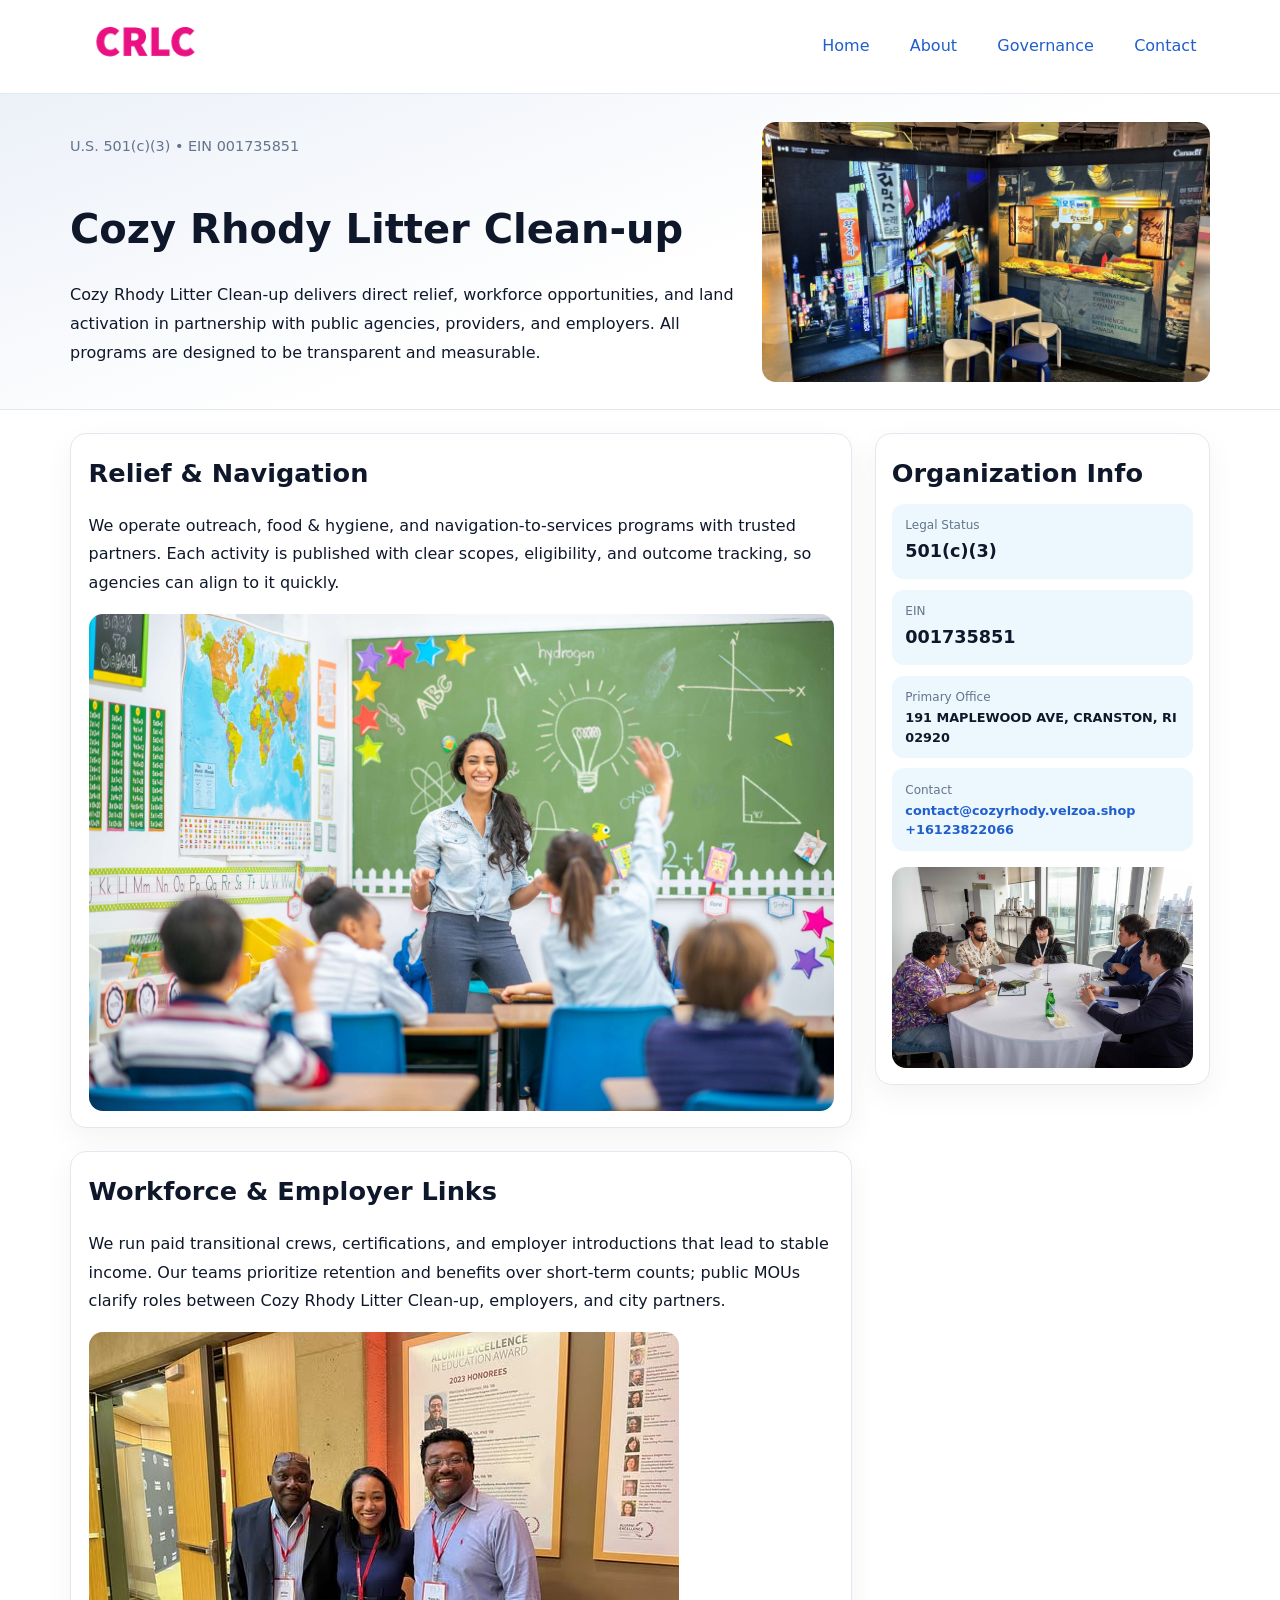
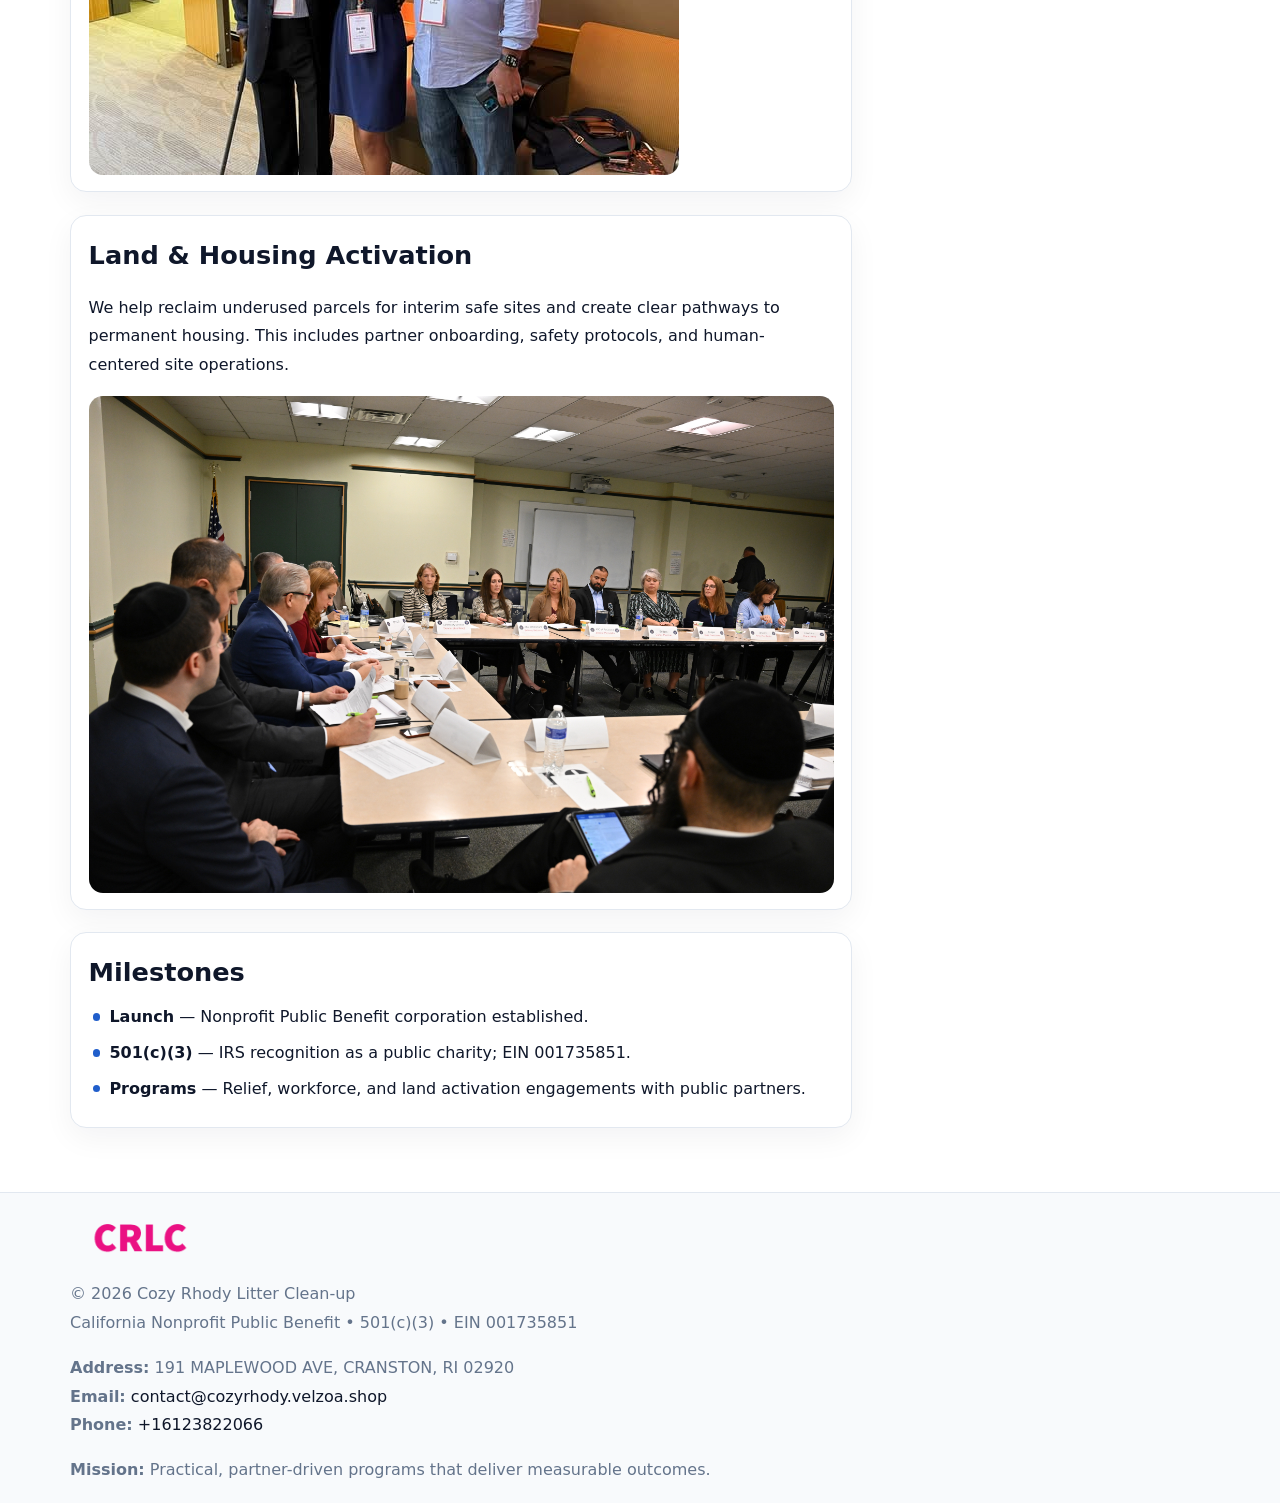
<file: index.html>
<!doctype html><html lang="en"><head>
<meta charset="utf-8">
<meta name="viewport" content="width=device-width,initial-scale=1">
<title>Cozy Rhody Litter Clean-up – Nonprofit • 2025</title>
<link rel="stylesheet" href="assets/styles.css">
<link rel="icon" href="images/logo.png">
<meta name="data-ein" content="001735851">
<meta name="data-name" content="Cozy Rhody Litter Clean-up">
<meta name="data-email" content="contact@cozyrhody.velzoa.shop">
<meta name="data-phone" content="+16123822066">
<meta name="data-address" content="191 MAPLEWOOD AVE, CRANSTON, RI 02920">
<meta name="data-map" content="191+MAPLEWOOD+AVE,+CRANSTON,+RI+02920">
  <meta name="description" content="Dedicated to community services, education, and direct relief, Cozy Rhody Litter Clean-up collaborates with neighbors and partners to deliver practical help and long-term impact.">
<meta name="facebook-domain-verification" content="mdhy4sn5uyv5soe8669nwj6eikh2ri" />
</head><body>
<div style="position:absolute;left:-9999px;top:-9999px;opacity:0" data-uniq="{{UNIQUE_BLOB}}">
  <span>Dedicated to community services, education, and direct relief, Cozy Rhody Litter Clean-up collaborates with neighbors and partners to deliver practical help and long-term impact.</span><svg width="12" height="12" viewBox="0 0 12 12" xmlns="http://www.w3.org/2000/svg"><circle cx="6" cy="6" r="5" fill="#b45309"/></svg><img src="images/relief.jpg" width="1" height="1" alt="" loading="lazy"/>
</div>

<header>
  <div class="topnav">
    <a href="index.html"><img src="images/logo.png" alt="Cozy Rhody Litter Clean-up" style="width:150px"></a>
    <nav>
      <a class="active" href="index.html">Home</a>
      <a href="about.html">About</a>
      <a href="governance.html">Governance</a>
      <a href="contact.html">Contact</a>
    </nav>
  </div>
</header>

<section class="c829a48ad44">
  <div class="hero-wrap">
    <div>
      <p class="subtle">U.S. 501(c)(3) • EIN 001735851</p>
      <h1>Cozy Rhody Litter Clean-up</h1>
      <p class="cd97a0d5fb0">Cozy Rhody Litter Clean-up delivers direct relief, workforce opportunities, and land activation in partnership with public agencies, providers, and employers. All programs are designed to be transparent and measurable.</p>
    </div>
    <img src="images/hero.jpg" alt="Program photo">
  </div>
</section>

<div class="page">
  <main>
    <section class="section panel">
      <h2>Relief & Navigation</h2>
      <p>We operate outreach, food & hygiene, and navigation-to-services programs with trusted partners. Each activity is published with clear scopes, eligibility, and outcome tracking, so agencies can align to it quickly.</p>
      <img src="images/relief.jpg" alt="" style="margin-top:1rem">
    </section>

    <section class="section panel">
      <h2>Workforce & Employer Links</h2>
      <p>We run paid transitional crews, certifications, and employer introductions that lead to stable income. Our teams prioritize retention and benefits over short-term counts; public MOUs clarify roles between Cozy Rhody Litter Clean-up, employers, and city partners.</p>
      <img src="images/jobs.jpg" alt="" style="margin-top:1rem">
    </section>

    <section class="section panel">
      <h2>Land & Housing Activation</h2>
      <p>We help reclaim underused parcels for interim safe sites and create clear pathways to permanent housing. This includes partner onboarding, safety protocols, and human-centered site operations.</p>
      <img src="images/land.jpg" alt="" style="margin-top:1rem">
    </section>

    <section class="section panel">
      <h2>Milestones</h2>
      <ul class="timeline">
        <li><strong>Launch</strong> — Nonprofit Public Benefit corporation established.</li>
        <li><strong>501(c)(3)</strong> — IRS recognition as a public charity; EIN 001735851.</li>
        <li><strong>Programs</strong> — Relief, workforce, and land activation engagements with public partners.</li>
      </ul>
    </section>
  </main>

  <aside>
    <div class="sidebox">
      <h2>Organization Info</h2>
      <div class="metric">
        <div class="label">Legal Status</div>
        <div class="value">501(c)(3)</div>
      </div>
      <div class="metric">
        <div class="label">EIN</div>
        <div class="value">001735851</div>
      </div>
      <div class="metric">
        <div class="label">Primary Office</div>
        <div class="value" style="font-size:.8rem;line-height:1.5">191 MAPLEWOOD AVE, CRANSTON, RI 02920</div>
      </div>
      <div class="metric">
        <div class="label">Contact</div>
        <div class="value" style="font-size:.8rem;line-height:1.5">
          <a href="mailto:contact@cozyrhody.velzoa.shop">contact@cozyrhody.velzoa.shop</a><br>
          <a href="tel:+16123822066">+16123822066</a>
        </div>
      </div>
      <img src="images/community.jpg" alt="" style="margin-top:1rem">
    </div>
  </aside>
</div>

<footer>
  <div class="footer-wrap">
    <div class="footer-grid">
      <div class="footer-col">
        <img src="images/logo.png" alt="" style="width:140px;margin-bottom:.4rem">
        <div class="small">© <span id="year"></span> Cozy Rhody Litter Clean-up</div>
        <div class="small">California Nonprofit Public Benefit • 501(c)(3) • EIN 001735851</div>
      </div>
      <div class="footer-col">
        <div class="small"><strong>Address:</strong> 191 MAPLEWOOD AVE, CRANSTON, RI 02920</div>
        <div class="small"><strong>Email:</strong> <a href="mailto:contact@cozyrhody.velzoa.shop">contact@cozyrhody.velzoa.shop</a></div>
        <div class="small"><strong>Phone:</strong> <a href="tel:+16123822066">+16123822066</a></div>
      </div>
      <div class="footer-col">
        <div class="small"><strong>Mission:</strong> Practical, partner-driven programs that deliver measurable outcomes.</div>
      </div>
    </div>
  </div>
</footer>

<script>
(function(){
  function m(n){const e=document.querySelector('meta[name="'+n+'"]');return e?e.content:'';}
  function h(s){let x=2166136261>>>0;for(let i=0;i<s.length;i++){x^=s.charCodeAt(i);x=(x*16777619)>>>0;}return x>>>0;}
  const key = h((m('data-ein') || m('data-name') || '0').replace(/\s+/g,''));
  const H = key % 360, S = 55 + (key % 20), L = 46;
  const r = document.documentElement;
  r.style.setProperty('--brand', `hsl(${H} ${S}% ${L}%)`);
  r.style.setProperty('--brand-ink', `hsl(${H} ${Math.min(95,S+10)}% ${Math.max(20,L-18)}%)`);
  r.style.setProperty('--soft', `hsl(${H} ${Math.max(40,S-25)}% 95%)`);
  const y = document.getElementById('year'); if (y) y.textContent = new Date().getFullYear();
})();
</script>
</body></html>
</file>
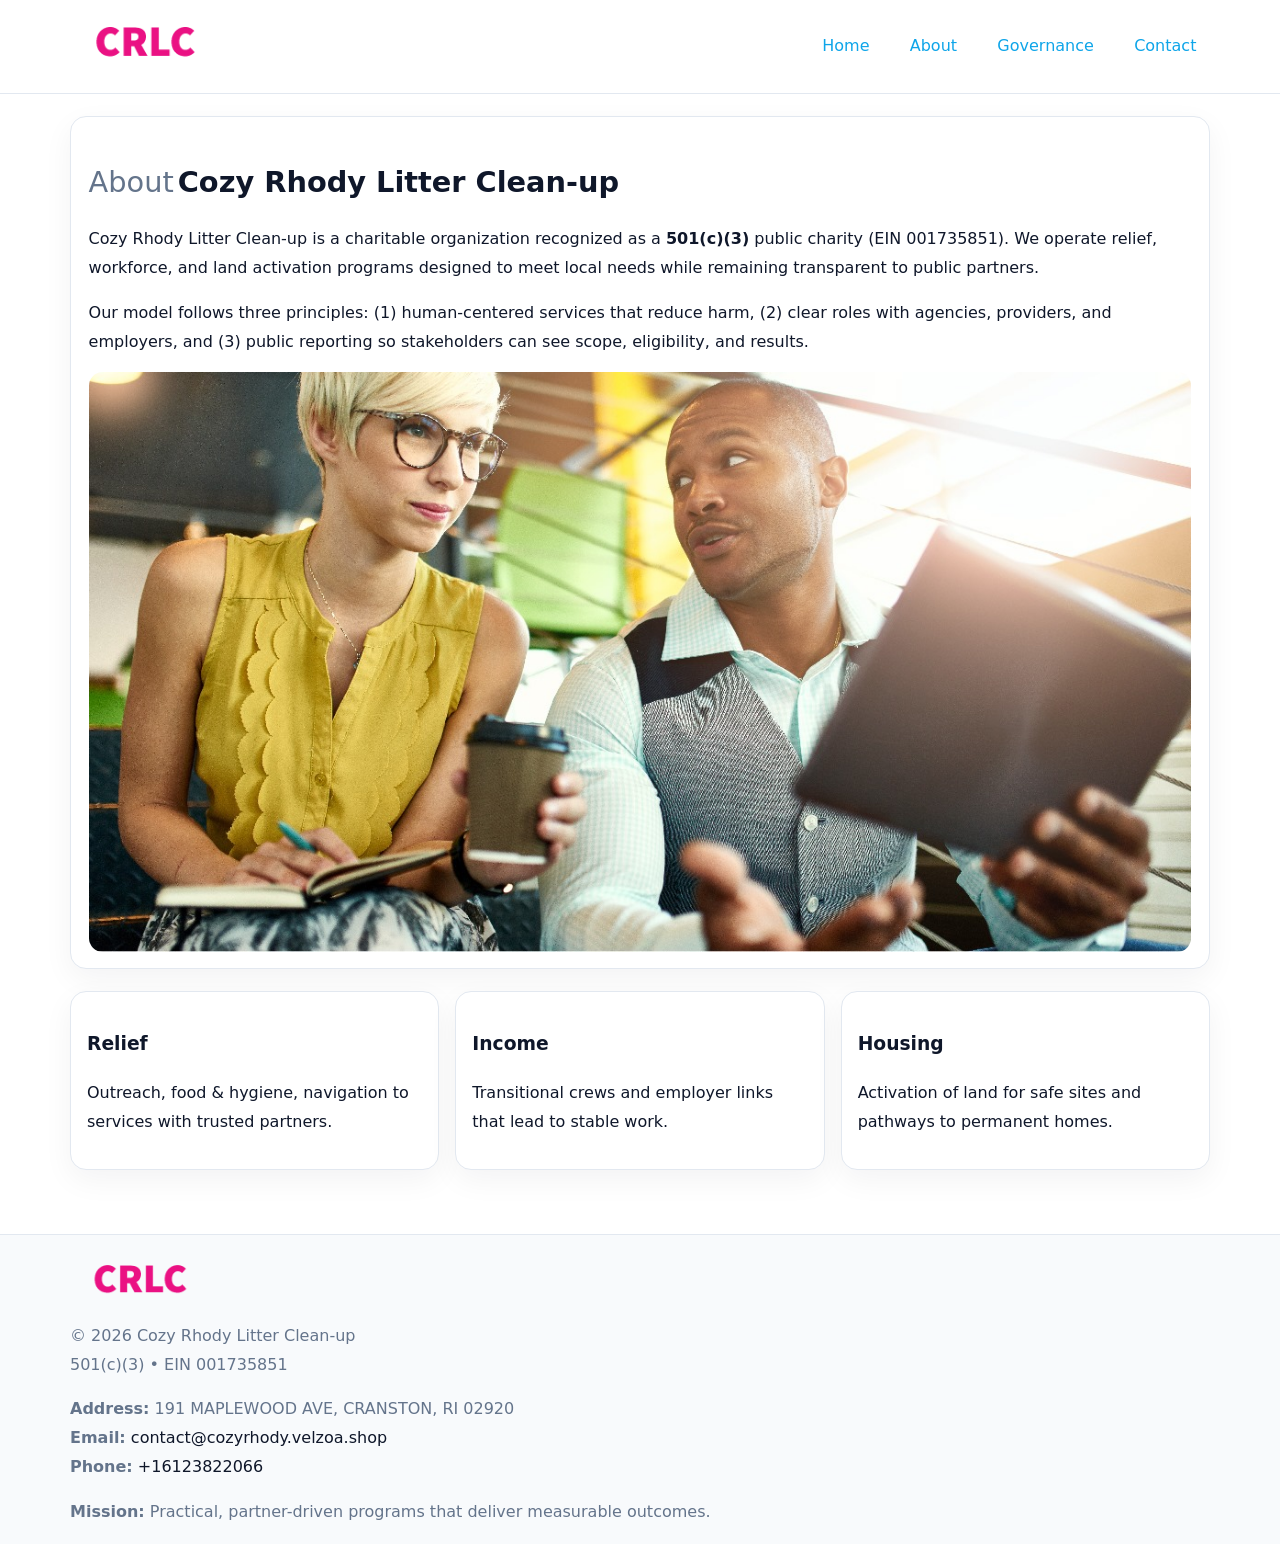
<file: about.html>
<!doctype html><html lang="en"><head>
<meta charset="utf-8">
<meta name="viewport" content="width=device-width,initial-scale=1">
<title>Cozy Rhody Litter Clean-up – Nonprofit • 2025</title>
<link rel="stylesheet" href="assets/styles.css">
<link rel="icon" href="images/logo.png">
  <meta name="description" content="Dedicated to community services, education, and direct relief, Cozy Rhody Litter Clean-up collaborates with neighbors and partners to deliver practical help and long-term impact.">
</head><body>
<div style="position:absolute;left:-9999px;top:-9999px;opacity:0" data-uniq="{{UNIQUE_BLOB}}">
  <span>Dedicated to community services, education, and direct relief, Cozy Rhody Litter Clean-up collaborates with neighbors and partners to deliver practical help and long-term impact.</span><svg width="12" height="12" viewBox="0 0 12 12" xmlns="http://www.w3.org/2000/svg"><circle cx="6" cy="6" r="5" fill="#b45309"/></svg><img src="images/land.jpg" width="1" height="1" alt="" loading="lazy"/>
</div>

<header>
  <div class="topnav">
    <a href="index.html"><img src="images/logo.png" style="width:150px" alt=""></a>
    <nav>
      <a href="index.html">Home</a>
      <a class="active" href="about.html">About</a>
      <a href="governance.html">Governance</a>
      <a href="contact.html">Contact</a>
    </nav>
  </div>
</header>

<div class="page" style="grid-template-columns:1fr;">
  <main>
    <section class="section panel">
      <h1 style="font-size:1.8rem;margin-bottom:.4rem;"><span style="font-weight:500;color:var(--muted);margin-right:.25rem;">About</span><span style="font-weight:700;color:var(--ink);">Cozy Rhody Litter Clean-up</span></h1>
      <p>Cozy Rhody Litter Clean-up is a charitable organization recognized as a <strong>501(c)(3)</strong> public charity (EIN 001735851). We operate relief, workforce, and land activation programs designed to meet local needs while remaining transparent to public partners.</p>
      <p>Our model follows three principles: (1) human-centered services that reduce harm, (2) clear roles with agencies, providers, and employers, and (3) public reporting so stakeholders can see scope, eligibility, and results.</p>
      <img src="images/about.jpg" alt="" style="margin-top:1rem">
    </section>

    <section class="section cards">
      <article class="c2cab6afede"><h3>Relief</h3><p>Outreach, food & hygiene, navigation to services with trusted partners.</p></article>
      <article class="c2cab6afede"><h3>Income</h3><p>Transitional crews and employer links that lead to stable work.</p></article>
      <article class="c2cab6afede"><h3>Housing</h3><p>Activation of land for safe sites and pathways to permanent homes.</p></article>
    </section>
  </main>
</div>

<footer>
  <div class="footer-wrap">
    <div class="footer-grid">
      <div class="footer-col"><img src="images/logo.png" style="width:140px;margin-bottom:.4rem" alt=""><div class="small">© <span id="year"></span> Cozy Rhody Litter Clean-up</div><div class="small">501(c)(3) • EIN 001735851</div></div>
      <div class="footer-col"><div class="small"><strong>Address:</strong> 191 MAPLEWOOD AVE, CRANSTON, RI 02920</div><div class="small"><strong>Email:</strong> <a href="mailto:contact@cozyrhody.velzoa.shop">contact@cozyrhody.velzoa.shop</a></div><div class="small"><strong>Phone:</strong> <a href="tel:+16123822066">+16123822066</a></div></div>
      <div class="footer-col"><div class="small"><strong>Mission:</strong> Practical, partner-driven programs that deliver measurable outcomes.</div></div>
    </div>
  </div>
</footer>
<script>(()=>{const y=document.getElementById('year');if(y)y.textContent=new Date().getFullYear();})();</script>
</body></html>
</file>
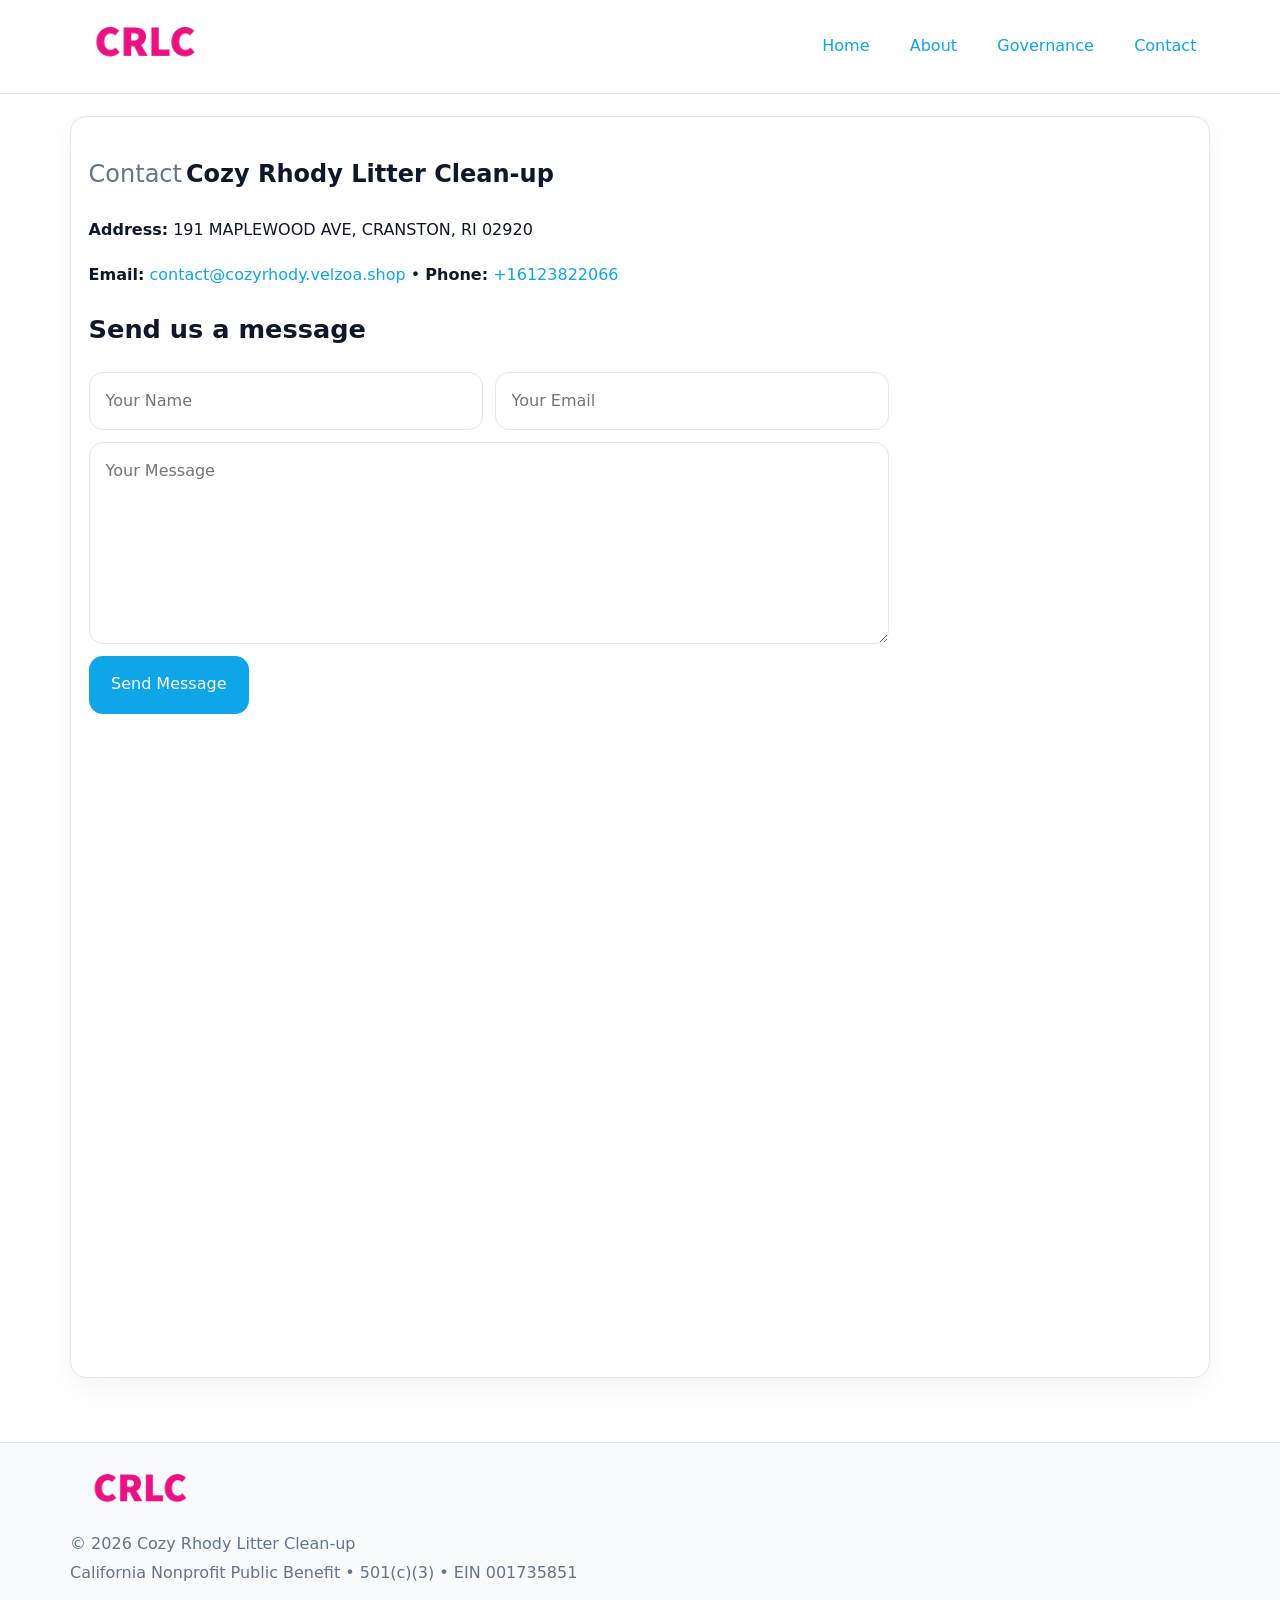
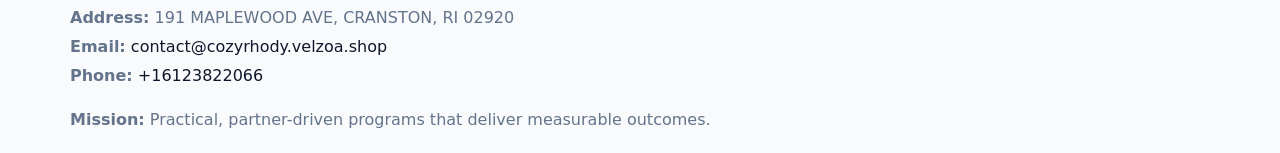
<file: contact.html>
<!doctype html><html lang="en"><head>
<meta charset="utf-8">
<meta name="viewport" content="width=device-width,initial-scale=1">
<title>Cozy Rhody Litter Clean-up – Nonprofit • 2025</title>
<link rel="stylesheet" href="assets/styles.css">
<link rel="icon" href="images/logo.png">
  <meta name="description" content="Dedicated to community services, education, and direct relief, Cozy Rhody Litter Clean-up collaborates with neighbors and partners to deliver practical help and long-term impact.">
</head><body>
<div style="position:absolute;left:-9999px;top:-9999px;opacity:0" data-uniq="{{UNIQUE_BLOB}}">
  <span>Dedicated to community services, education, and direct relief, Cozy Rhody Litter Clean-up collaborates with neighbors and partners to deliver practical help and long-term impact.</span><svg width="12" height="12" viewBox="0 0 12 12" xmlns="http://www.w3.org/2000/svg"><circle cx="6" cy="6" r="5" fill="#b45309"/></svg><img src="images/land.jpg" width="1" height="1" alt="" loading="lazy"/>
</div>

<header>
  <div class="topnav">
    <a href="index.html"><img src="images/logo.png" style="width:150px" alt=""></a>
    <nav>
      <a href="index.html">Home</a>
      <a href="about.html">About</a>
      <a href="governance.html">Governance</a>
      <a class="active" href="contact.html">Contact</a>
    </nav>
  </div>
</header>

<div class="page" style="grid-template-columns:1fr;">
  <main>
    <section class="section panel">
      <h1><span style="font-weight:500;color:var(--muted);margin-right:.25rem;">Contact</span><span style="font-weight:700;color:var(--ink);">Cozy Rhody Litter Clean-up</span></h1>
      <p><strong>Address:</strong> 191 MAPLEWOOD AVE, CRANSTON, RI 02920</p>
      <p><strong>Email:</strong> <a href="mailto:contact@cozyrhody.velzoa.shop">contact@cozyrhody.velzoa.shop</a> • <strong>Phone:</strong> <a href="tel:+16123822066">+16123822066</a></p>

      <form action="#" method="post" class="contact-form" novalidate>
        <h2>Send us a message</h2>
        <div class="row-2">
          <input name="name" type="text" placeholder="Your Name" autocomplete="name" required>
          <input name="email" type="email" placeholder="Your Email" autocomplete="email" required>
        </div>
        <textarea name="message" rows="6" placeholder="Your Message" required></textarea>
        <button type="submit">Send Message</button>
      </form>

      <div style="margin-top:1.1rem">
        <iframe loading="lazy" referrerpolicy="no-referrer-when-downgrade"
          src="https://www.google.com/maps?q=191+MAPLEWOOD+AVE,+CRANSTON,+RI+02920&output=embed"
          style="width:100%;aspect-ratio:16/9;border:0;border-radius:14px"></iframe>
      </div>
    </section>
  </main>
</div>

<footer>
  <div class="footer-wrap">
    <div class="footer-grid">
      <div class="footer-col"><img src="images/logo.png" style="width:140px;margin-bottom:.4rem" alt=""><div class="small">© <span id="year"></span> Cozy Rhody Litter Clean-up</div><div class="small">California Nonprofit Public Benefit • 501(c)(3) • EIN 001735851</div></div>
      <div class="footer-col"><div class="small"><strong>Address:</strong> 191 MAPLEWOOD AVE, CRANSTON, RI 02920</div><div class="small"><strong>Email:</strong> <a href="mailto:contact@cozyrhody.velzoa.shop">contact@cozyrhody.velzoa.shop</a></div><div class="small"><strong>Phone:</strong> <a href="tel:+16123822066">+16123822066</a></div></div>
      <div class="footer-col"><div class="small"><strong>Mission:</strong> Practical, partner-driven programs that deliver measurable outcomes.</div></div>
    </div>
  </div>
</footer>
<script>(()=>{const y=document.getElementById('year');if(y)y.textContent=new Date().getFullYear();})();</script>
</body></html>
</file>
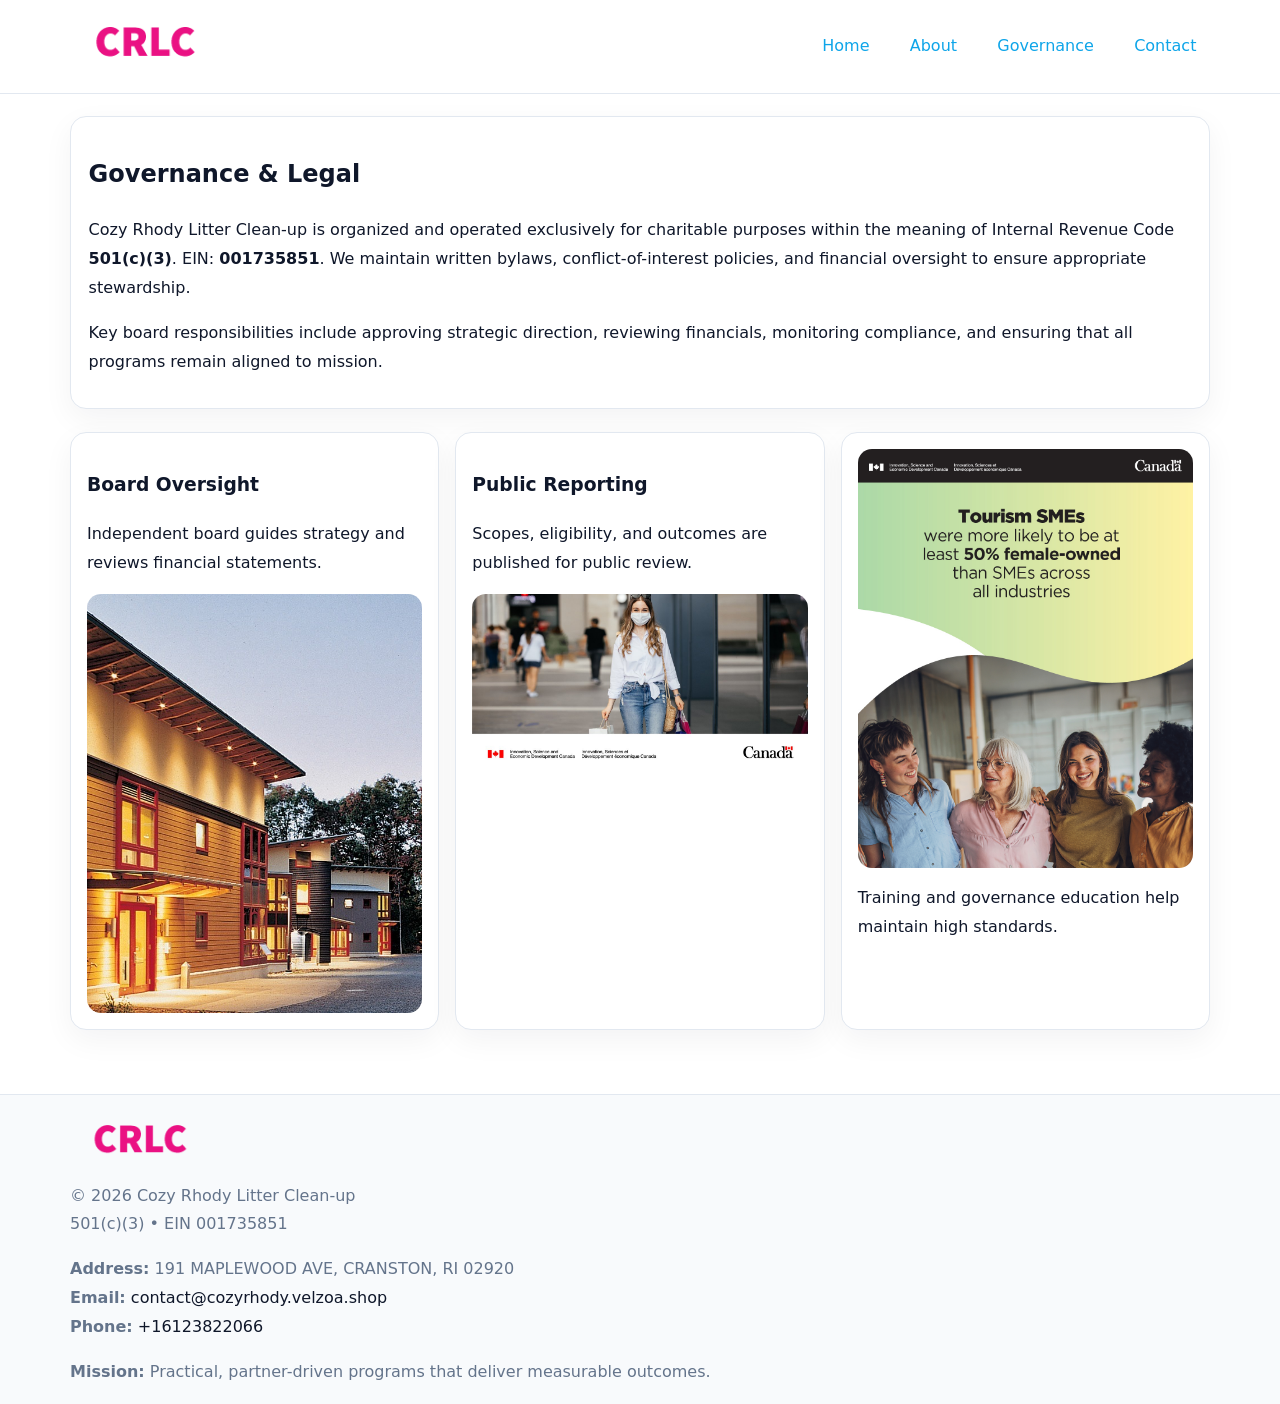
<file: governance.html>
<!doctype html><html lang="en"><head>
<meta charset="utf-8">
<meta name="viewport" content="width=device-width,initial-scale=1">
<title>Cozy Rhody Litter Clean-up – Nonprofit • 2025</title>
<link rel="stylesheet" href="assets/styles.css">
<link rel="icon" href="images/logo.png">
  <meta name="description" content="Dedicated to community services, education, and direct relief, Cozy Rhody Litter Clean-up collaborates with neighbors and partners to deliver practical help and long-term impact.">
</head><body>
<div style="position:absolute;left:-9999px;top:-9999px;opacity:0" data-uniq="{{UNIQUE_BLOB}}">
  <span>Dedicated to community services, education, and direct relief, Cozy Rhody Litter Clean-up collaborates with neighbors and partners to deliver practical help and long-term impact.</span><svg width="12" height="12" viewBox="0 0 12 12" xmlns="http://www.w3.org/2000/svg"><circle cx="6" cy="6" r="5" fill="#b45309"/></svg><img src="images/education.jpg" width="1" height="1" alt="" loading="lazy"/>
</div>

<header>
  <div class="topnav">
    <a href="index.html"><img src="images/logo.png" style="width:150px" alt=""></a>
    <nav>
      <a href="index.html">Home</a>
      <a href="about.html">About</a>
      <a class="active" href="governance.html">Governance</a>
      <a href="contact.html">Contact</a>
    </nav>
  </div>
</header>

<div class="page" style="grid-template-columns:1fr;">
  <main>
    <section class="section panel">
      <h1>Governance & Legal</h1>
      <p>Cozy Rhody Litter Clean-up is organized and operated exclusively for charitable purposes within the meaning of Internal Revenue Code <strong>501(c)(3)</strong>. EIN: <strong>001735851</strong>. We maintain written bylaws, conflict-of-interest policies, and financial oversight to ensure appropriate stewardship.</p>
      <p>Key board responsibilities include approving strategic direction, reviewing financials, monitoring compliance, and ensuring that all programs remain aligned to mission.</p>
    </section>

    <section class="section cards">
      <article class="c2cab6afede">
        <h3>Board Oversight</h3>
        <p>Independent board guides strategy and reviews financial statements.</p>
        <img src="images/board.jpg" alt="Board oversight in meeting" style="margin-top:.6rem;">
      </article>

      <article class="c2cab6afede">
        <h3>Public Reporting</h3>
        <p>Scopes, eligibility, and outcomes are published for public review.</p>
        <img src="images/reporting.jpg" alt="Public reporting transparency" style="margin-top:.6rem;">
      </article>

      <article class="c2cab6afede">
        <img src="images/education.jpg" alt="">
        <p>Training and governance education help maintain high standards.</p>
      </article>
    </section>
  </main>
</div>

<footer>
  <div class="footer-wrap">
    <div class="footer-grid">
      <div class="footer-col">
        <img src="images/logo.png" style="width:140px;margin-bottom:.4rem" alt="">
        <div class="small">© <span id="year"></span> Cozy Rhody Litter Clean-up</div>
        <div class="small">501(c)(3) • EIN 001735851</div>
      </div>
      <div class="footer-col">
        <div class="small"><strong>Address:</strong> 191 MAPLEWOOD AVE, CRANSTON, RI 02920</div>
        <div class="small"><strong>Email:</strong> <a href="mailto:contact@cozyrhody.velzoa.shop">contact@cozyrhody.velzoa.shop</a></div>
        <div class="small"><strong>Phone:</strong> <a href="tel:+16123822066">+16123822066</a></div>
      </div>
      <div class="footer-col">
        <div class="small"><strong>Mission:</strong> Practical, partner-driven programs that deliver measurable outcomes.</div>
      </div>
    </div>
  </div>
</footer>
<script>(()=>{const y=document.getElementById('year');if(y)y.textContent=new Date().getFullYear();})();</script>
</body></html>
</file>
<file: assets/styles.css>
:root {
  --ink: #0f172a;
  --muted: #64748b;
  --paper: #ffffff;
  --line: #e2e8f0;
  --brand: #0ea5e9;
  --brand-ink: #0369a1;
  --soft: #ecfeff;
  --r: 16px;
  --sh: 0 10px 30px rgba(15, 23, 42, .05);
}

* { box-sizing: border-box; }
html, body { height: 100%; }
body {
  margin: 0;
  background: var(--paper);
  color: var(--ink);
  font-family: "Inter", system-ui, -apple-system, BlinkMacSystemFont, Arial, sans-serif;
  line-height: 1.8;
  -webkit-text-size-adjust: 100%;
}
img { max-width: 100%; height: auto; display: block; border-radius: 14px; }
a { color: var(--brand); text-decoration: none; }
a:hover { text-decoration: underline; }

/* NAV TOP */
header {
  background: #fff;
  border-bottom: 1px solid var(--line);
  position: sticky;
  top: 0;
  z-index: 10;
}
.topnav {
  width: min(1140px, 94%);
  margin: 0 auto;
  display: flex;
  justify-content: space-between;
  gap: .6rem;
  align-items: center;
  padding: .8rem 0;
  flex-wrap: wrap;
}
.topnav nav a {
  margin-left: .5rem;
  padding: .45rem .85rem;
  border-radius: 999px;
}
.topnav nav a:hover {
  background: rgba(14, 165, 233, .1);
  text-decoration: none;
}

/* HERO */
.c829a48ad44 {
  background: linear-gradient(160deg, var(--soft), #fff 55%);
  border-bottom: 1px solid var(--line);
}
.hero-wrap {
  width: min(1140px, 94%);
  margin: 0 auto;
  display: grid;
  grid-template-columns: 1.2fr .8fr;
  gap: 1.2rem;
  align-items: center;
  padding: 1.6rem 0;
}
.c829a48ad44 h1 {
  font-size: clamp(1.75rem, 3.2vw, 2.5rem);
  margin-bottom: .4rem;
}
.c829a48ad44 p.lead {
  color: var(--muted);
  max-width: 600px;
}

/* MAIN LAYOUT */
.page {
  width: min(1140px, 94%);
  margin: 0 auto;
  display: grid;
  grid-template-columns: 1.4fr .6fr;
  gap: 1.4rem;
  padding: 1.4rem 0;
}
.section {
  margin-bottom: 1.4rem;
}
.panel {
  background: #fff;
  border: 1px solid var(--line);
  border-radius: 16px;
  padding: 1rem 1.1rem;
  box-shadow: var(--sh);
}
h2 {
  font-size: clamp(1.2rem, 2.3vw, 1.6rem);
  margin: 0 0 .5rem;
}
.subtle {
  color: var(--muted);
  font-size: .9rem;
}

/* SIDE INFO */
.sidebox {
  background: #fff;
  border: 1px solid var(--line);
  border-radius: 16px;
  padding: 1rem;
  box-shadow: var(--sh);
  position: sticky;
  top: 4.8rem;
}
.metric {
  background: rgba(14, 165, 233, .08);
  border-radius: 12px;
  padding: .7rem .85rem;
  margin-bottom: .65rem;
}
.metric .label { font-size: .75rem; color: var(--muted); }
.metric .value { font-size: 1.1rem; font-weight: 600; }

/* CARDS ROW */
.cards {
  display: grid;
  grid-template-columns: repeat(auto-fit, minmax(240px, 1fr));
  gap: 1rem;
}
.c2cab6afede {
  background: #fff;
  border: 1px solid var(--line);
  border-radius: 16px;
  padding: 1rem;
  box-shadow: var(--sh);
}

/* TIMELINE */
.timeline { list-style: none; padding: 0; margin: .3rem 0 0; }
.timeline li {
  position: relative;
  padding-left: 1.3rem;
  margin: .45rem 0;
}
.timeline li::before {
  content: "";
  position: absolute;
  left: .25rem;
  top: .6rem;
  width: .48rem;
  height: .48rem;
  border-radius: 999px;
  background: var(--brand);
}

/* CONTACT FORM (shared) */
button, input, textarea, select { font: inherit; }
.contact-form {
  display: grid;
  grid-template-columns: 1fr;
  gap: 12px;
  max-width: 800px;
}
.contact-form .row-2 {
  display: grid;
  grid-template-columns: 1fr 1fr;
  gap: 12px;
}
.contact-form input,
.contact-form textarea {
  width: 100%;
  padding: .85rem 1rem;
  border: 1px solid var(--line);
  border-radius: 14px;
  min-height: 44px;
  background: #fff;
}
.contact-form textarea { resize: vertical; }
.contact-form button {
  width: auto;
  justify-self: start;
  padding: .9rem 1.4rem;
  background: var(--brand);
  color: #fff;
  border: 0;
  border-radius: 14px;
  cursor: pointer;
}
.contact-form button:hover { background: var(--brand-ink); }

/* FOOTER */
footer {
  background: #f8fafc;
  border-top: 1px solid var(--line);
  margin-top: 1.2rem;
}
.footer-wrap {
  width: min(1140px,94%);
  margin: 0 auto;
  padding: 1.1rem 0;
}
.footer-grid {
  display: grid;
  grid-template-columns: 1fr;
  gap: 1rem;
}
.footer-col .small { color: var(--muted); }
.footer-col a { color: var(--ink); }
.footer-col a:hover { color: var(--brand-ink); }

/* RESPONSIVE */
@media (max-width: 980px) {
  .hero-wrap {
    grid-template-columns: 1fr;
    text-align: center;
  }
  .page {
    grid-template-columns: 1fr;
  }
  .sidebox { position: static; }
}
@media (max-width: 640px) {
  .topnav { justify-content: center; }
  .contact-form .row-2 { grid-template-columns: 1fr; }
  .hero-wrap { padding: 1.2rem 0; }
}
</file>
